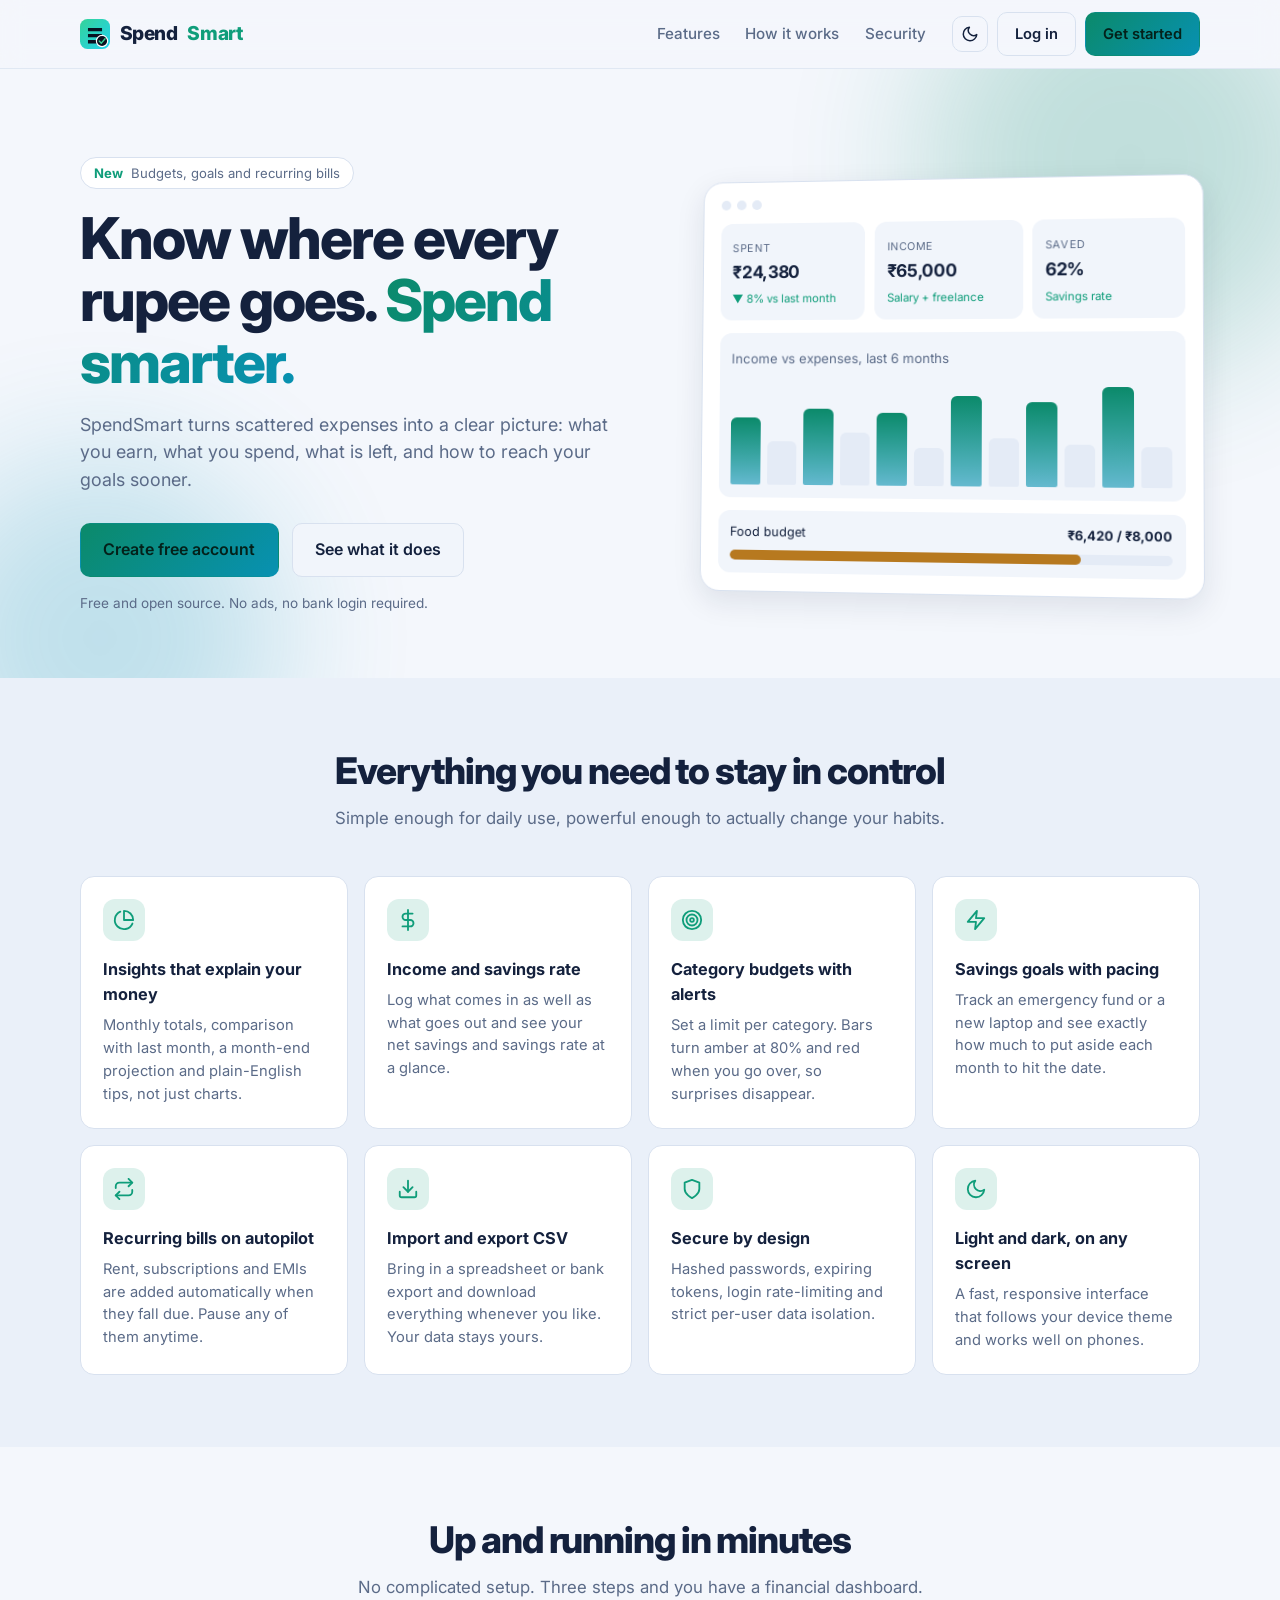
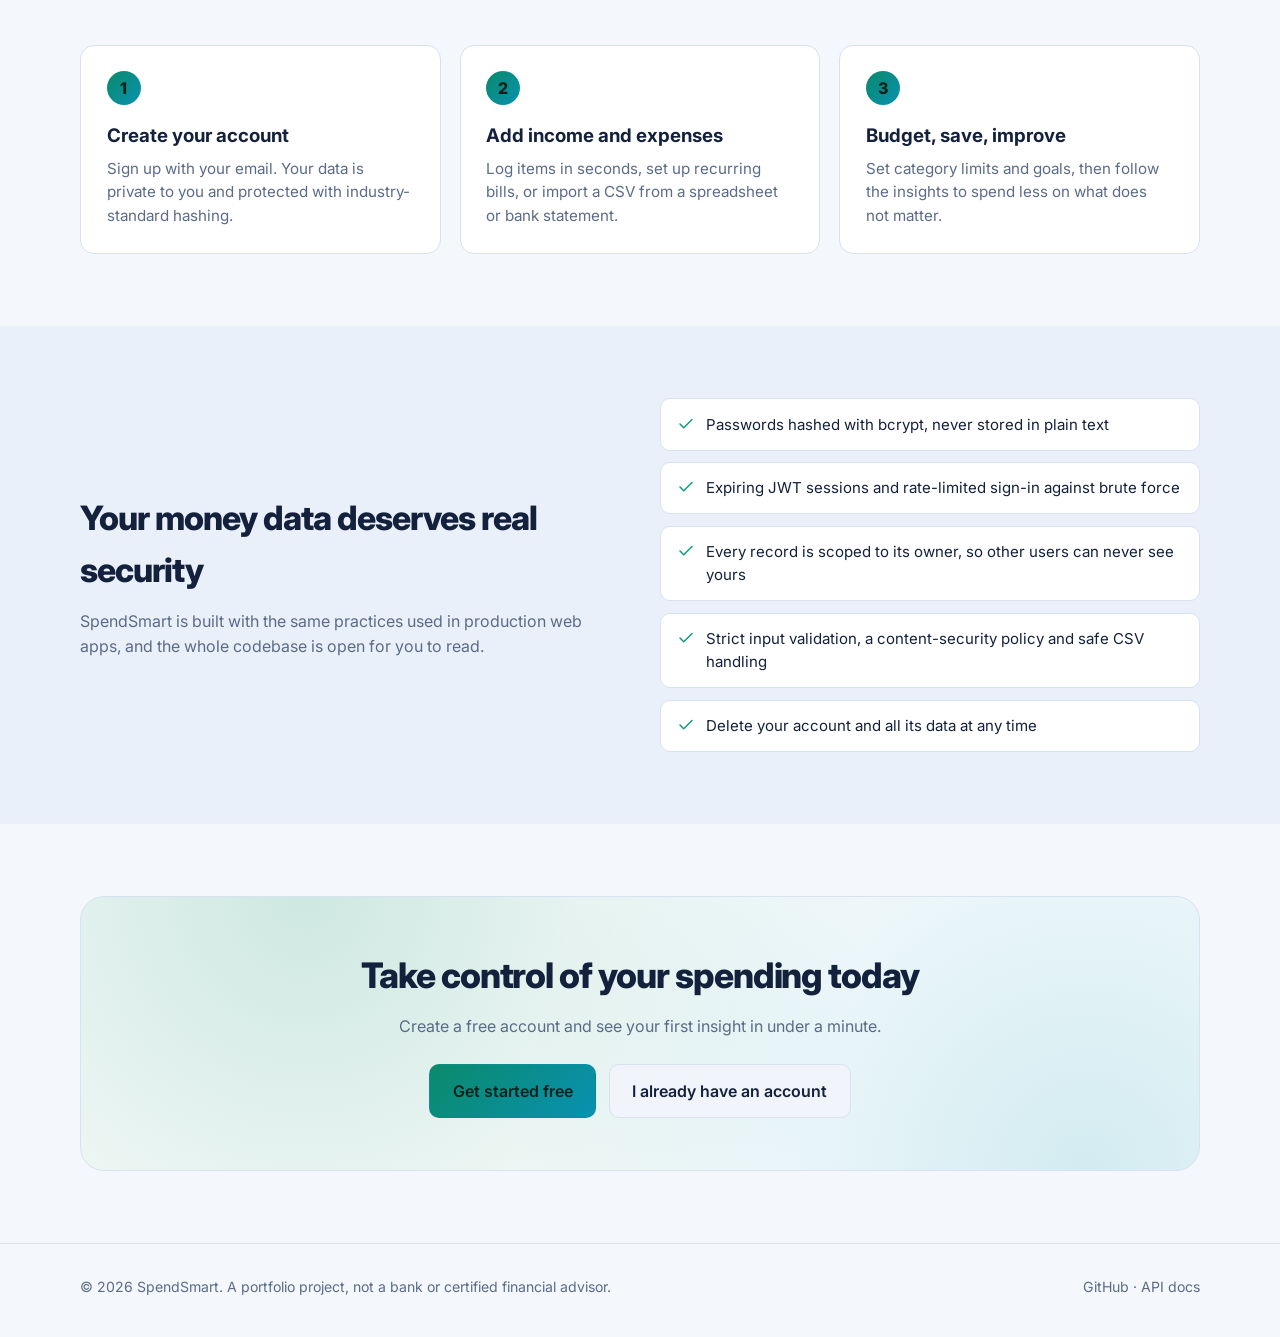
<file: frontend/index.html>
<!DOCTYPE html>
<html lang="en">
<head>
  <meta charset="UTF-8" />
  <meta name="viewport" content="width=device-width, initial-scale=1" />
  <title>SpendSmart: Track every rupee. Spend smarter.</title>
  <meta name="description" content="SpendSmart is a personal finance tracker with budgets, savings goals, recurring bills and clear spending insights." />
  <meta name="theme-color" content="#0b1220" />
  <link rel="manifest" href="manifest.webmanifest" />
  <link rel="icon" href="assets/favicon.svg" type="image/svg+xml" />
  <link rel="preconnect" href="https://fonts.googleapis.com" />
  <link rel="preconnect" href="https://fonts.gstatic.com" crossorigin />
  <link rel="stylesheet" href="https://fonts.googleapis.com/css2?family=Inter:wght@400;500;600;700;800&display=swap" />
  <link rel="stylesheet" href="css/theme.css" />
  <link rel="stylesheet" href="css/landing.css" />
  <script src="js/theme-init.js"></script>
  <script type="module" src="js/landing.js"></script>
</head>
<body>
  <header class="nav">
    <div class="container nav-inner">
      <a class="brand" href="index.html"><img src="assets/favicon.svg" alt="" />Spend<span>Smart</span></a>
      <nav class="nav-links" aria-label="Primary">
        <a class="link" href="#features">Features</a>
        <a class="link" href="#how">How it works</a>
        <a class="link" href="#security">Security</a>
        <div class="nav-actions">
          <button id="theme-toggle" class="btn ghost icon" type="button" aria-label="Toggle theme"></button>
          <a class="btn ghost" href="login.html">Log in</a>
          <a class="btn primary" href="login.html#register">Get started</a>
        </div>
      </nav>
    </div>
  </header>

  <main>
    <section class="hero">
      <div class="container hero-grid">
        <div>
          <span class="eyebrow"><b>New</b> Budgets, goals and recurring bills</span>
          <h1>Know where every rupee goes. <em>Spend smarter.</em></h1>
          <p class="lead">SpendSmart turns scattered expenses into a clear picture: what you earn, what you spend, what is left, and how to reach your goals sooner.</p>
          <div class="cta-row">
            <a class="btn primary lg" href="login.html#register">Create free account</a>
            <a class="btn lg" href="#features">See what it does</a>
          </div>
          <p class="hero-note">Free and open source. No ads, no bank login required.</p>
        </div>

        <div class="preview" role="img" aria-label="Illustration of the SpendSmart dashboard">
          <div class="preview-bar"><i></i><i></i><i></i></div>
          <div class="preview-kpis">
            <div class="kpi"><small>Spent</small><strong>₹24,380</strong><span class="up">▼ 8% vs last month</span></div>
            <div class="kpi"><small>Income</small><strong>₹65,000</strong><span class="up">Salary + freelance</span></div>
            <div class="kpi"><small>Saved</small><strong>62%</strong><span class="up">Savings rate</span></div>
          </div>
          <div class="preview-chart">
            <small class="muted">Income vs expenses, last 6 months</small>
            <div class="bars" aria-hidden="true">
              <span style="height:62%"></span><span class="alt" style="height:40%"></span>
              <span style="height:70%"></span><span class="alt" style="height:48%"></span>
              <span style="height:66%"></span><span class="alt" style="height:35%"></span>
              <span style="height:82%"></span><span class="alt" style="height:44%"></span>
              <span style="height:76%"></span><span class="alt" style="height:38%"></span>
              <span style="height:90%"></span><span class="alt" style="height:36%"></span>
            </div>
          </div>
          <div class="preview-budget">
            <div class="row"><span>Food budget</span><b>₹6,420 / ₹8,000</b></div>
            <div class="progress"><div class="warn" style="width:80%"></div></div>
          </div>
        </div>
      </div>
    </section>

    <section class="section alt" id="features">
      <div class="container">
        <div class="section-head">
          <h2>Everything you need to stay in control</h2>
          <p>Simple enough for daily use, powerful enough to actually change your habits.</p>
        </div>
        <div class="features">
        <article class="feature"><div class="ico"><svg viewBox="0 0 24 24" fill="none" stroke="currentColor" stroke-width="2" stroke-linecap="round" stroke-linejoin="round" aria-hidden="true"><path d="M21.21 15.89A10 10 0 1 1 8 2.83"/><path d="M22 12A10 10 0 0 0 12 2v10z"/></svg></div><h3>Insights that explain your money</h3><p>Monthly totals, comparison with last month, a month-end projection and plain-English tips, not just charts.</p></article>
        <article class="feature"><div class="ico"><svg viewBox="0 0 24 24" fill="none" stroke="currentColor" stroke-width="2" stroke-linecap="round" stroke-linejoin="round" aria-hidden="true"><line x1="12" y1="1" x2="12" y2="23"/><path d="M17 5H9.5a3.5 3.5 0 0 0 0 7h5a3.5 3.5 0 0 1 0 7H6"/></svg></div><h3>Income and savings rate</h3><p>Log what comes in as well as what goes out and see your net savings and savings rate at a glance.</p></article>
        <article class="feature"><div class="ico"><svg viewBox="0 0 24 24" fill="none" stroke="currentColor" stroke-width="2" stroke-linecap="round" stroke-linejoin="round" aria-hidden="true"><circle cx="12" cy="12" r="10"/><circle cx="12" cy="12" r="6"/><circle cx="12" cy="12" r="2"/></svg></div><h3>Category budgets with alerts</h3><p>Set a limit per category. Bars turn amber at 80% and red when you go over, so surprises disappear.</p></article>
        <article class="feature"><div class="ico"><svg viewBox="0 0 24 24" fill="none" stroke="currentColor" stroke-width="2" stroke-linecap="round" stroke-linejoin="round" aria-hidden="true"><polygon points="13 2 3 14 12 14 11 22 21 10 12 10 13 2"/></svg></div><h3>Savings goals with pacing</h3><p>Track an emergency fund or a new laptop and see exactly how much to put aside each month to hit the date.</p></article>
        <article class="feature"><div class="ico"><svg viewBox="0 0 24 24" fill="none" stroke="currentColor" stroke-width="2" stroke-linecap="round" stroke-linejoin="round" aria-hidden="true"><polyline points="17 1 21 5 17 9"/><path d="M3 11V9a4 4 0 0 1 4-4h14"/><polyline points="7 23 3 19 7 15"/><path d="M21 13v2a4 4 0 0 1-4 4H3"/></svg></div><h3>Recurring bills on autopilot</h3><p>Rent, subscriptions and EMIs are added automatically when they fall due. Pause any of them anytime.</p></article>
        <article class="feature"><div class="ico"><svg viewBox="0 0 24 24" fill="none" stroke="currentColor" stroke-width="2" stroke-linecap="round" stroke-linejoin="round" aria-hidden="true"><path d="M21 15v4a2 2 0 0 1-2 2H5a2 2 0 0 1-2-2v-4"/><polyline points="7 10 12 15 17 10"/><line x1="12" y1="15" x2="12" y2="3"/></svg></div><h3>Import and export CSV</h3><p>Bring in a spreadsheet or bank export and download everything whenever you like. Your data stays yours.</p></article>
        <article class="feature"><div class="ico"><svg viewBox="0 0 24 24" fill="none" stroke="currentColor" stroke-width="2" stroke-linecap="round" stroke-linejoin="round" aria-hidden="true"><path d="M12 22s8-4 8-10V5l-8-3-8 3v7c0 6 8 10 8 10z"/></svg></div><h3>Secure by design</h3><p>Hashed passwords, expiring tokens, login rate-limiting and strict per-user data isolation.</p></article>
        <article class="feature"><div class="ico"><svg viewBox="0 0 24 24" fill="none" stroke="currentColor" stroke-width="2" stroke-linecap="round" stroke-linejoin="round" aria-hidden="true"><path d="M21 12.79A9 9 0 1 1 11.21 3 7 7 0 0 0 21 12.79z"/></svg></div><h3>Light and dark, on any screen</h3><p>A fast, responsive interface that follows your device theme and works well on phones.</p></article>
        </div>
      </div>
    </section>

    <section class="section" id="how">
      <div class="container">
        <div class="section-head">
          <h2>Up and running in minutes</h2>
          <p>No complicated setup. Three steps and you have a financial dashboard.</p>
        </div>
        <div class="steps">
          <article class="step"><h3>Create your account</h3><p>Sign up with your email. Your data is private to you and protected with industry-standard hashing.</p></article>
          <article class="step"><h3>Add income and expenses</h3><p>Log items in seconds, set up recurring bills, or import a CSV from a spreadsheet or bank statement.</p></article>
          <article class="step"><h3>Budget, save, improve</h3><p>Set category limits and goals, then follow the insights to spend less on what does not matter.</p></article>
        </div>
      </div>
    </section>

    <section class="section alt" id="security">
      <div class="container security">
        <div>
          <h2>Your money data deserves real security</h2>
          <p>SpendSmart is built with the same practices used in production web apps, and the whole codebase is open for you to read.</p>
        </div>
        <ul class="checklist">
          <li><svg viewBox="0 0 24 24" fill="none" stroke="currentColor" stroke-width="2" stroke-linecap="round" stroke-linejoin="round" aria-hidden="true"><polyline points="20 6 9 17 4 12"/></svg><span>Passwords hashed with bcrypt, never stored in plain text</span></li>
          <li><svg viewBox="0 0 24 24" fill="none" stroke="currentColor" stroke-width="2" stroke-linecap="round" stroke-linejoin="round" aria-hidden="true"><polyline points="20 6 9 17 4 12"/></svg><span>Expiring JWT sessions and rate-limited sign-in against brute force</span></li>
          <li><svg viewBox="0 0 24 24" fill="none" stroke="currentColor" stroke-width="2" stroke-linecap="round" stroke-linejoin="round" aria-hidden="true"><polyline points="20 6 9 17 4 12"/></svg><span>Every record is scoped to its owner, so other users can never see yours</span></li>
          <li><svg viewBox="0 0 24 24" fill="none" stroke="currentColor" stroke-width="2" stroke-linecap="round" stroke-linejoin="round" aria-hidden="true"><polyline points="20 6 9 17 4 12"/></svg><span>Strict input validation, a content-security policy and safe CSV handling</span></li>
          <li><svg viewBox="0 0 24 24" fill="none" stroke="currentColor" stroke-width="2" stroke-linecap="round" stroke-linejoin="round" aria-hidden="true"><polyline points="20 6 9 17 4 12"/></svg><span>Delete your account and all its data at any time</span></li>
        </ul>
      </div>
    </section>

    <section class="section">
      <div class="container">
        <div class="cta-band">
          <h2>Take control of your spending today</h2>
          <p>Create a free account and see your first insight in under a minute.</p>
          <div class="cta-row">
            <a class="btn primary lg" href="login.html#register">Get started free</a>
            <a class="btn lg" href="login.html">I already have an account</a>
          </div>
        </div>
      </div>
    </section>
  </main>

  <footer class="footer">
    <div class="container footer-inner">
      <span>© 2026 SpendSmart. A portfolio project, not a bank or certified financial advisor.</span>
      <span>
        <a href="https://github.com/SaiKiran0078/spendsmart" rel="noopener">GitHub</a> ·
        <a href="/docs">API docs</a>
      </span>
    </div>
  </footer>
</body>
</html>
</file>
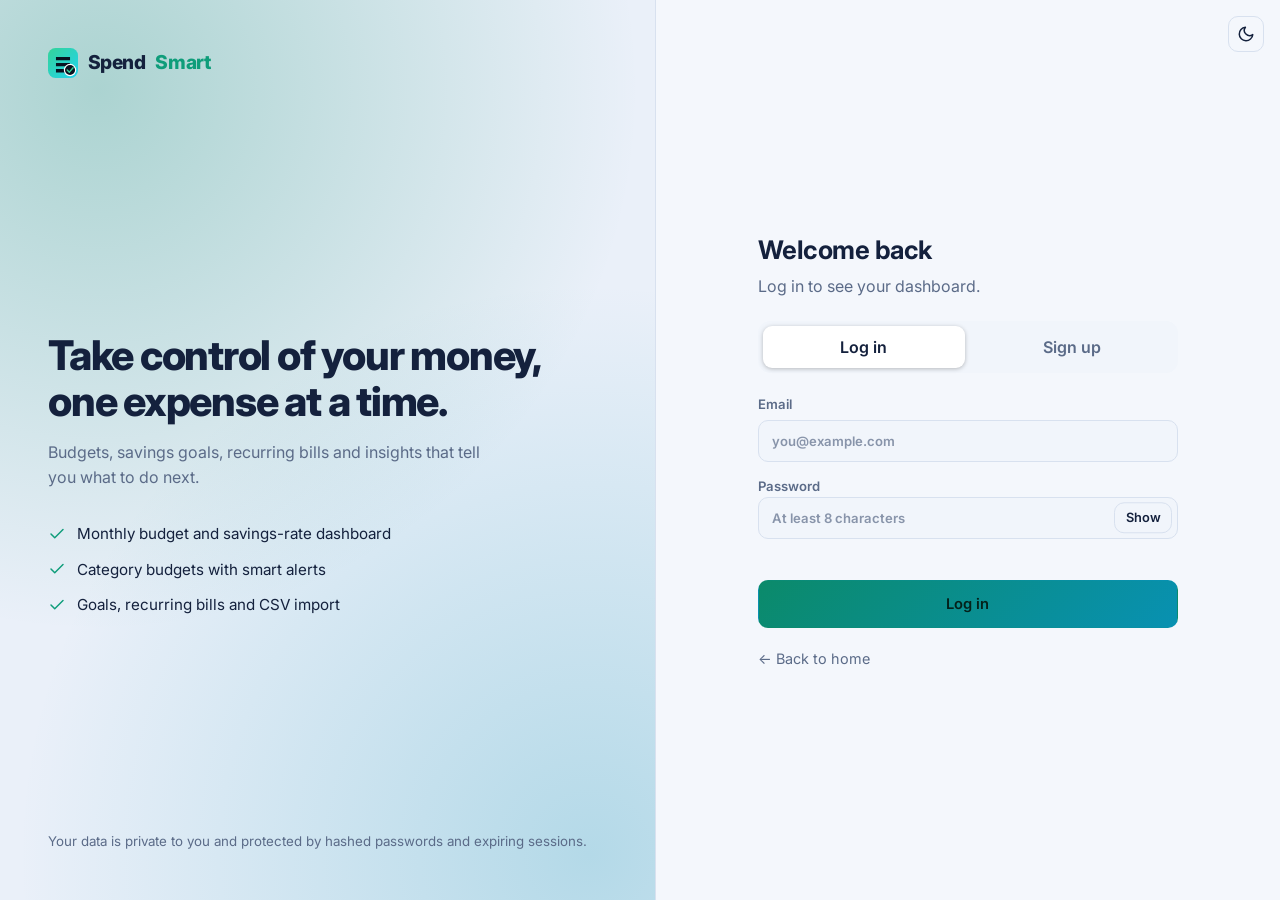
<file: frontend/login.html>
<!DOCTYPE html>
<html lang="en">
<head>
  <meta charset="UTF-8" />
  <meta name="viewport" content="width=device-width, initial-scale=1" />
  <title>Sign in · SpendSmart</title>
  <meta name="theme-color" content="#0b1220" />
  <link rel="manifest" href="manifest.webmanifest" />
  <link rel="icon" href="assets/favicon.svg" type="image/svg+xml" />
  <link rel="preconnect" href="https://fonts.googleapis.com" />
  <link rel="preconnect" href="https://fonts.gstatic.com" crossorigin />
  <link rel="stylesheet" href="https://fonts.googleapis.com/css2?family=Inter:wght@400;500;600;700;800&display=swap" />
  <link rel="stylesheet" href="css/theme.css" />
  <link rel="stylesheet" href="css/app.css" />
  <script src="js/theme-init.js"></script>
  <script type="module" src="js/auth.js"></script>
</head>
<body>
  <div class="auth-layout">
    <aside class="auth-aside">
      <a class="brand" href="index.html"><img src="assets/favicon.svg" alt="" />Spend<span>Smart</span></a>
      <div>
        <h1>Take control of your money, one expense at a time.</h1>
        <p class="lead">Budgets, savings goals, recurring bills and insights that tell you what to do next.</p>
        <ul class="auth-points" id="auth-points"></ul>
      </div>
      <small>Your data is private to you and protected by hashed passwords and expiring sessions.</small>
    </aside>

    <main class="auth-main">
      <div class="auth-top-actions"><button id="theme-toggle" class="btn ghost icon" type="button" aria-label="Toggle theme"></button></div>
      <section class="auth-card">
        <h2 id="auth-title">Welcome back</h2>
        <p class="sub" id="auth-sub">Log in to see your dashboard.</p>

        <div class="tabs" role="tablist" aria-label="Authentication mode">
          <button class="tab" id="tab-login" role="tab" aria-selected="true" type="button">Log in</button>
          <button class="tab" id="tab-register" role="tab" aria-selected="false" type="button">Sign up</button>
        </div>

        <form id="auth-form" novalidate>
          <label class="field hidden" id="name-field">Full name
            <input id="auth-name" type="text" maxlength="100" autocomplete="name" placeholder="Asha Rao" />
          </label>
          <label class="field">Email
            <input id="auth-email" type="email" required autocomplete="email" placeholder="you@example.com" />
          </label>
          <label class="field">Password
            <span class="input-with-button control">
              <input id="auth-password" type="password" required minlength="8" maxlength="72" autocomplete="current-password" placeholder="At least 8 characters" />
              <button id="toggle-password" class="btn ghost sm" type="button" aria-label="Show password">Show</button>
            </span>
          </label>
          <div class="strength hidden" id="strength" data-level="0" aria-hidden="true"><i></i><i></i><i></i><i></i></div>
          <p class="strength-label hidden" id="strength-label"></p>
          <p class="form-error" id="auth-error" role="alert"></p>
          <button id="auth-submit" class="btn primary" type="submit">Log in</button>
        </form>
        <a class="back-link" href="index.html">← Back to home</a>
      </section>
    </main>
  </div>
</body>
</html>
</file>
<file: frontend/css/theme.css>
/* ==========================================================================
   SpendSmart design system: tokens + base elements shared by every page.
   Dark is the default; light follows the OS or the manual toggle.
   ========================================================================== */
:root {
  --font: "Inter", system-ui, -apple-system, "Segoe UI", Roboto, "Helvetica Neue", Arial, sans-serif;
  --bg: #0b1220;
  --bg-soft: #0f172a;
  --surface: #131c2e;
  --surface-2: #1a2640;
  --surface-3: #22314f;
  --border: #26344f;
  --text: #e8eefc;
  --muted: #8da0c3;
  --accent: #2dd4a7;
  --accent-strong: #34d399;
  --accent-2: #22d3ee;
  --accent-ink: #052c22;
  --danger: #ff6b6b;
  --warn: #fbbf24;
  --ok: #34d399;
  --info: #60a5fa;
  --shadow: 0 10px 30px rgba(0, 0, 0, 0.35);
  --radius: 14px;
  --radius-sm: 10px;
  color-scheme: dark;
}

:root[data-theme="light"] {
  --bg: #f4f7fc;
  --bg-soft: #eaf0f9;
  --surface: #ffffff;
  --surface-2: #f1f5fb;
  --surface-3: #e4ebf6;
  --border: #d8e1ef;
  --text: #14213d;
  --muted: #5b6b88;
  --accent: #0f9d7a;
  --accent-strong: #0b8a6a;
  --accent-2: #0891b2;
  --accent-ink: #ffffff;
  --danger: #dc2626;
  --warn: #b7791f;
  --ok: #0f9d7a;
  --info: #2563eb;
  --shadow: 0 10px 30px rgba(20, 33, 61, 0.1);
  color-scheme: light;
}

@media (prefers-color-scheme: light) {
  :root:not([data-theme="dark"]) {
    --bg: #f4f7fc;
    --bg-soft: #eaf0f9;
    --surface: #ffffff;
    --surface-2: #f1f5fb;
    --surface-3: #e4ebf6;
    --border: #d8e1ef;
    --text: #14213d;
    --muted: #5b6b88;
    --accent: #0f9d7a;
    --accent-strong: #0b8a6a;
    --accent-2: #0891b2;
    --accent-ink: #ffffff;
    --danger: #dc2626;
    --warn: #b7791f;
    --ok: #0f9d7a;
    --info: #2563eb;
    --shadow: 0 10px 30px rgba(20, 33, 61, 0.1);
    color-scheme: light;
  }
}

*, *::before, *::after { box-sizing: border-box; }
html { scroll-behavior: smooth; }
body {
  margin: 0;
  font-family: var(--font);
  background: var(--bg);
  color: var(--text);
  line-height: 1.55;
  -webkit-font-smoothing: antialiased;
}
h1, h2, h3, h4, p { margin: 0; }
a { color: var(--accent); text-decoration: none; }
a:hover { text-decoration: underline; }
img, svg { max-width: 100%; }
.hidden { display: none !important; }
.muted { color: var(--muted); }
.small { font-size: 0.85rem; }
.num { text-align: right; font-variant-numeric: tabular-nums; }
.sr-only {
  position: absolute; width: 1px; height: 1px; overflow: hidden;
  clip: rect(0 0 0 0); white-space: nowrap;
}

:focus-visible { outline: 2px solid var(--accent); outline-offset: 2px; }

/* ---------- Brand ---------- */
.brand { display: inline-flex; align-items: center; gap: 0.6rem; font-weight: 800; font-size: 1.2rem; letter-spacing: -0.02em; color: var(--text); }
.brand:hover { text-decoration: none; }
.brand img { width: 30px; height: 30px; }
.brand span { color: var(--accent); }

/* ---------- Buttons ---------- */
.btn {
  display: inline-flex; align-items: center; justify-content: center; gap: 0.45rem;
  padding: 0.6rem 1.05rem; font: inherit; font-weight: 600; font-size: 0.92rem; cursor: pointer;
  color: var(--text); background: var(--surface-2); border: 1px solid var(--border);
  border-radius: var(--radius-sm); transition: transform 0.12s, filter 0.12s, background 0.12s;
}
.btn:hover { filter: brightness(1.12); text-decoration: none; }
.btn:active { transform: translateY(1px); }
.btn:disabled { opacity: 0.55; cursor: not-allowed; }
.btn.primary { background: linear-gradient(135deg, var(--accent-strong), var(--accent-2)); color: #04211a; border-color: transparent; }
:root[data-theme="light"] .btn.primary { color: #fff; }
.btn.ghost { background: transparent; }
.btn.danger { color: var(--danger); border-color: color-mix(in srgb, var(--danger) 45%, var(--border)); }
.btn.danger.solid { background: var(--danger); color: #fff; border-color: transparent; }
.btn.sm { padding: 0.3rem 0.65rem; font-size: 0.8rem; }
.btn.lg { padding: 0.85rem 1.4rem; font-size: 1rem; }
.btn.icon { padding: 0.5rem; }
.btn svg, .icon svg { width: 18px; height: 18px; flex: none; }

/* ---------- Forms ---------- */
label.field { display: block; font-size: 0.82rem; font-weight: 600; color: var(--muted); margin-bottom: 0.9rem; }
.field > .control, .field > input, .field > select, .field > textarea { margin-top: 0.35rem; }
input, select, textarea {
  width: 100%; padding: 0.62rem 0.8rem; font: inherit; font-weight: 400; color: var(--text);
  background: var(--surface-2); border: 1px solid var(--border); border-radius: var(--radius-sm);
}
input::placeholder, textarea::placeholder { color: color-mix(in srgb, var(--muted) 70%, transparent); }
input:focus, select:focus, textarea:focus { outline: none; border-color: var(--accent); box-shadow: 0 0 0 3px color-mix(in srgb, var(--accent) 25%, transparent); }
.form-grid { display: grid; grid-template-columns: 1fr 1fr; gap: 0 0.9rem; }
.form-error { color: var(--danger); min-height: 1.3em; font-size: 0.88rem; margin: 0.25rem 0 0.5rem; }
.input-with-button { position: relative; }
.input-with-button input { padding-right: 3.2rem; }
.input-with-button button { position: absolute; right: 0.35rem; top: 50%; transform: translateY(-50%); }

/* ---------- Cards, badges, progress ---------- */
.card { background: var(--surface); border: 1px solid var(--border); border-radius: var(--radius); padding: 1.15rem 1.3rem; }
.card h2, .card-title { font-size: 1rem; font-weight: 700; margin-bottom: 0.9rem; }
.badge { display: inline-flex; align-items: center; gap: 0.25rem; padding: 0.12rem 0.55rem; font-size: 0.75rem; font-weight: 600; border-radius: 999px; background: var(--surface-3); color: var(--muted); }
.badge.ok { background: color-mix(in srgb, var(--ok) 18%, transparent); color: var(--ok); }
.badge.warn { background: color-mix(in srgb, var(--warn) 20%, transparent); color: var(--warn); }
.badge.danger { background: color-mix(in srgb, var(--danger) 18%, transparent); color: var(--danger); }
.progress { height: 10px; background: var(--surface-3); border-radius: 999px; overflow: hidden; }
.progress > div { height: 100%; width: 0; border-radius: 999px; background: var(--ok); transition: width 0.5s ease, background 0.3s; }
.progress > div.warn { background: var(--warn); }
.progress > div.danger { background: var(--danger); }

/* ---------- Tables ---------- */
.table-wrap { overflow-x: auto; }
table { width: 100%; border-collapse: collapse; }
th, td { padding: 0.7rem 0.6rem; text-align: left; border-bottom: 1px solid var(--border); white-space: nowrap; }
th { color: var(--muted); font-size: 0.74rem; font-weight: 700; text-transform: uppercase; letter-spacing: 0.05em; }
tbody tr:hover { background: color-mix(in srgb, var(--surface-2) 60%, transparent); }
td.actions { text-align: right; }

/* ---------- Dialog / toast ---------- */
dialog.modal {
  width: min(520px, calc(100vw - 2rem)); padding: 0; color: var(--text);
  background: var(--surface); border: 1px solid var(--border); border-radius: var(--radius);
  box-shadow: var(--shadow);
}
dialog.modal::backdrop { background: rgba(4, 9, 20, 0.65); backdrop-filter: blur(3px); }
.modal-head { display: flex; justify-content: space-between; align-items: center; padding: 1rem 1.3rem; border-bottom: 1px solid var(--border); }
.modal-head h2 { font-size: 1.05rem; }
.modal-body { padding: 1.2rem 1.3rem 1.3rem; }
.modal-actions { display: flex; justify-content: flex-end; gap: 0.6rem; margin-top: 0.5rem; }

.toast-stack { position: fixed; bottom: 1.2rem; right: 1.2rem; display: grid; gap: 0.5rem; z-index: 100; }
.toast {
  padding: 0.7rem 1rem; min-width: 220px; background: var(--surface-3); border: 1px solid var(--border);
  border-left: 4px solid var(--accent); border-radius: var(--radius-sm); box-shadow: var(--shadow);
  animation: toast-in 0.2s ease;
}
.toast.error { border-left-color: var(--danger); }
@keyframes toast-in { from { opacity: 0; transform: translateY(10px); } to { opacity: 1; transform: none; } }

@media (prefers-reduced-motion: reduce) {
  *, *::before, *::after { animation: none !important; transition: none !important; scroll-behavior: auto !important; }
}
@media (max-width: 560px) { .form-grid { grid-template-columns: 1fr; } }
</file>
<file: frontend/css/landing.css>
/* Marketing page (index.html). Uses the tokens from theme.css. */
.container { width: min(1120px, calc(100% - 2.5rem)); margin-inline: auto; }

.nav { position: sticky; top: 0; z-index: 20; backdrop-filter: blur(12px); background: color-mix(in srgb, var(--bg) 78%, transparent); border-bottom: 1px solid color-mix(in srgb, var(--border) 70%, transparent); }
.nav-inner { display: flex; align-items: center; justify-content: space-between; height: 68px; }
.nav-links { display: flex; align-items: center; gap: 1.6rem; }
.nav-links a.link { color: var(--muted); font-weight: 500; font-size: 0.95rem; }
.nav-links a.link:hover { color: var(--text); text-decoration: none; }
.nav-actions { display: flex; align-items: center; gap: 0.6rem; }

.hero { position: relative; overflow: hidden; padding: 5.5rem 0 4rem; }
.hero::before, .hero::after { content: ""; position: absolute; border-radius: 50%; filter: blur(70px); opacity: 0.22; z-index: -1; }
.hero::before { width: 420px; height: 420px; background: var(--accent-strong); top: -120px; right: -60px; }
.hero::after { width: 360px; height: 360px; background: var(--accent-2); bottom: -140px; left: -80px; }
.hero-grid { display: grid; grid-template-columns: 1.05fr 0.95fr; gap: 3.5rem; align-items: center; }
.eyebrow { display: inline-flex; gap: 0.5rem; align-items: center; padding: 0.3rem 0.8rem; border: 1px solid var(--border); border-radius: 999px; font-size: 0.82rem; color: var(--muted); background: var(--surface); }
.eyebrow b { color: var(--accent); }
.hero h1 { font-size: clamp(2.3rem, 5vw, 3.6rem); line-height: 1.08; letter-spacing: -0.035em; margin: 1.1rem 0 1.1rem; font-weight: 800; }
.hero h1 em { font-style: normal; background: linear-gradient(120deg, var(--accent-strong), var(--accent-2)); -webkit-background-clip: text; background-clip: text; color: transparent; }
.hero p.lead { font-size: 1.12rem; color: var(--muted); max-width: 34rem; }
.cta-row { display: flex; flex-wrap: wrap; gap: 0.8rem; margin-top: 1.8rem; }
.hero-note { margin-top: 1rem; font-size: 0.85rem; color: var(--muted); }

/* Product preview (pure HTML/CSS illustration) */
.preview { background: var(--surface); border: 1px solid var(--border); border-radius: 20px; padding: 1.1rem; box-shadow: var(--shadow); transform: perspective(1200px) rotateY(-6deg) rotateX(2deg); }
.preview-bar { display: flex; gap: 6px; margin-bottom: 0.9rem; }
.preview-bar i { width: 10px; height: 10px; border-radius: 50%; background: var(--surface-3); }
.preview-kpis { display: grid; grid-template-columns: repeat(3, 1fr); gap: 0.6rem; }
.kpi { background: var(--surface-2); border-radius: 12px; padding: 0.7rem 0.8rem; }
.kpi small { color: var(--muted); font-size: 0.68rem; text-transform: uppercase; letter-spacing: 0.05em; }
.kpi strong { display: block; font-size: 1.1rem; letter-spacing: -0.02em; }
.kpi .up { color: var(--ok); font-size: 0.72rem; }
.preview-chart { margin-top: 0.8rem; background: var(--surface-2); border-radius: 12px; padding: 0.8rem; }
.bars { display: flex; align-items: flex-end; gap: 7px; height: 110px; margin-top: 0.4rem; }
.bars span { flex: 1; border-radius: 6px 6px 2px 2px; background: linear-gradient(180deg, var(--accent-strong), color-mix(in srgb, var(--accent-2) 60%, transparent)); }
.bars span.alt { background: var(--surface-3); }
.preview-budget { margin-top: 0.8rem; background: var(--surface-2); border-radius: 12px; padding: 0.8rem; }
.preview-budget .row { display: flex; justify-content: space-between; font-size: 0.8rem; margin-bottom: 0.5rem; }

.section { padding: 4.5rem 0; }
.section.alt { background: var(--bg-soft); }
.section-head { text-align: center; max-width: 40rem; margin: 0 auto 2.8rem; }
.section-head h2 { font-size: clamp(1.7rem, 3.4vw, 2.3rem); letter-spacing: -0.03em; line-height: 1.15; font-weight: 800; }
.section-head p { color: var(--muted); margin-top: 0.8rem; font-size: 1.05rem; }

.features { display: grid; grid-template-columns: repeat(4, 1fr); gap: 1rem; }
.feature { background: var(--surface); border: 1px solid var(--border); border-radius: var(--radius); padding: 1.4rem; transition: transform 0.15s, border-color 0.15s; }
.feature:hover { transform: translateY(-3px); border-color: color-mix(in srgb, var(--accent) 50%, var(--border)); }
.feature .ico { width: 42px; height: 42px; display: grid; place-items: center; border-radius: 12px; margin-bottom: 1rem; color: var(--accent); background: color-mix(in srgb, var(--accent) 14%, transparent); }
.feature .ico svg { width: 22px; height: 22px; }
.feature h3 { font-size: 1.02rem; margin-bottom: 0.4rem; }
.feature p { color: var(--muted); font-size: 0.92rem; }

.steps { display: grid; grid-template-columns: repeat(3, 1fr); gap: 1.2rem; counter-reset: step; }
.step { position: relative; padding: 1.6rem; background: var(--surface); border: 1px solid var(--border); border-radius: var(--radius); }
.step::before { counter-increment: step; content: counter(step); display: grid; place-items: center; width: 34px; height: 34px; border-radius: 50%; margin-bottom: 1rem; font-weight: 800; color: #04211a; background: linear-gradient(135deg, var(--accent-strong), var(--accent-2)); }
.step h3 { margin-bottom: 0.4rem; }
.step p { color: var(--muted); font-size: 0.95rem; }

.security { display: grid; grid-template-columns: 1fr 1fr; gap: 2.5rem; align-items: center; }
.security h2 { font-size: clamp(1.6rem, 3vw, 2.1rem); letter-spacing: -0.03em; font-weight: 800; margin-bottom: 0.8rem; }
.security p { color: var(--muted); }
.checklist { list-style: none; margin: 0; padding: 0; display: grid; gap: 0.7rem; }
.checklist li { display: flex; gap: 0.7rem; align-items: flex-start; padding: 0.85rem 1rem; background: var(--surface); border: 1px solid var(--border); border-radius: var(--radius-sm); font-size: 0.94rem; }
.checklist svg { color: var(--ok); width: 18px; height: 18px; margin-top: 2px; flex: none; }

.cta-band { text-align: center; padding: 3.2rem 1.5rem; border-radius: 24px; border: 1px solid var(--border); background: radial-gradient(circle at 20% 0%, color-mix(in srgb, var(--accent-strong) 20%, transparent), transparent 60%), radial-gradient(circle at 90% 100%, color-mix(in srgb, var(--accent-2) 18%, transparent), transparent 55%), var(--surface); }
.cta-band h2 { font-size: clamp(1.6rem, 3.2vw, 2.2rem); letter-spacing: -0.03em; font-weight: 800; }
.cta-band p { color: var(--muted); margin: 0.7rem auto 1.6rem; max-width: 32rem; }
.cta-band .cta-row { justify-content: center; margin-top: 0; }

.footer { padding: 2rem 0 2.5rem; border-top: 1px solid var(--border); color: var(--muted); font-size: 0.88rem; }
.footer-inner { display: flex; flex-wrap: wrap; justify-content: space-between; gap: 1rem; align-items: center; }
.footer a { color: var(--muted); }
.footer a:hover { color: var(--text); }

@media (max-width: 980px) {
  .hero-grid, .security { grid-template-columns: 1fr; }
  .preview { transform: none; }
  .features { grid-template-columns: repeat(2, 1fr); }
  .steps { grid-template-columns: 1fr; }
}
@media (max-width: 640px) {
  .nav-links a.link { display: none; }
  .features { grid-template-columns: 1fr; }
  .hero { padding-top: 3.5rem; }
}
</file>
<file: frontend/css/app.css>
/* Sign-in page + application shell + page components. Uses tokens from theme.css. */

/* ===================== Auth page ===================== */
.auth-layout { min-height: 100vh; display: grid; grid-template-columns: 1.05fr 1fr; }
.auth-aside {
  position: relative; overflow: hidden; padding: 3rem; display: flex; flex-direction: column; justify-content: space-between;
  background: radial-gradient(circle at 15% 10%, color-mix(in srgb, var(--accent-strong) 28%, transparent), transparent 55%),
              radial-gradient(circle at 90% 95%, color-mix(in srgb, var(--accent-2) 24%, transparent), transparent 55%), var(--bg-soft);
  border-right: 1px solid var(--border);
}
.auth-aside h1 { font-size: clamp(1.9rem, 3.2vw, 2.7rem); line-height: 1.12; letter-spacing: -0.03em; font-weight: 800; margin: 2.5rem 0 1rem; }
.auth-aside p.lead { color: var(--muted); max-width: 28rem; }
.auth-points { list-style: none; margin: 2rem 0 0; padding: 0; display: grid; gap: 0.75rem; }
.auth-points li { display: flex; gap: 0.7rem; align-items: center; color: var(--text); font-size: 0.95rem; }
.auth-points svg { color: var(--ok); }
.auth-aside small { color: var(--muted); }
.auth-main { display: grid; place-items: center; padding: 2rem 1.25rem; }
.auth-card { width: min(420px, 100%); }
.auth-card h2 { font-size: 1.6rem; letter-spacing: -0.02em; margin-bottom: 0.3rem; }
.auth-card .sub { color: var(--muted); margin-bottom: 1.4rem; }
.tabs { display: grid; grid-template-columns: 1fr 1fr; gap: 0.3rem; padding: 0.3rem; background: var(--surface-2); border-radius: 12px; margin-bottom: 1.3rem; }
.tab { padding: 0.55rem; font: inherit; font-weight: 600; cursor: pointer; color: var(--muted); background: transparent; border: 0; border-radius: 9px; }
.tab[aria-selected="true"] { color: var(--text); background: var(--surface); box-shadow: 0 1px 4px rgba(0, 0, 0, 0.25); }
.strength { display: grid; grid-template-columns: repeat(4, 1fr); gap: 4px; margin: -0.4rem 0 0.9rem; }
.strength i { height: 4px; border-radius: 4px; background: var(--surface-3); }
.strength[data-level="1"] i:nth-child(-n+1) { background: var(--danger); }
.strength[data-level="2"] i:nth-child(-n+2) { background: var(--warn); }
.strength[data-level="3"] i:nth-child(-n+3) { background: var(--accent-2); }
.strength[data-level="4"] i { background: var(--ok); }
.strength-label { font-size: 0.78rem; color: var(--muted); margin: -0.5rem 0 0.8rem; min-height: 1.1em; }
.auth-card .btn.primary { width: 100%; padding: 0.75rem; }
.back-link { display: inline-block; margin-top: 1.2rem; font-size: 0.9rem; color: var(--muted); }
.auth-top-actions { position: absolute; top: 1rem; right: 1rem; }

/* ===================== App shell ===================== */
.app { display: grid; grid-template-columns: 250px minmax(0, 1fr); min-height: 100vh; }
.sidebar {
  position: sticky; top: 0; height: 100vh; display: flex; flex-direction: column; gap: 1.2rem;
  padding: 1.2rem 0.9rem; background: var(--surface); border-right: 1px solid var(--border);
}
.sidebar .brand { padding: 0.2rem 0.6rem; }
.side-nav { display: grid; gap: 0.2rem; }
.nav-item {
  display: flex; align-items: center; gap: 0.7rem; padding: 0.65rem 0.8rem; border-radius: var(--radius-sm);
  color: var(--muted); font-weight: 500; font-size: 0.94rem;
}
.nav-item:hover { background: var(--surface-2); color: var(--text); text-decoration: none; }
.nav-item.active { background: color-mix(in srgb, var(--accent) 14%, transparent); color: var(--accent); font-weight: 600; }
.side-footer { margin-top: auto; display: grid; gap: 0.7rem; }
.user-chip { display: flex; align-items: center; gap: 0.65rem; padding: 0.55rem 0.6rem; background: var(--surface-2); border-radius: var(--radius-sm); min-width: 0; }
.avatar { width: 34px; height: 34px; flex: none; display: grid; place-items: center; border-radius: 50%; font-weight: 700; font-size: 0.9rem; color: #04211a; background: linear-gradient(135deg, var(--accent-strong), var(--accent-2)); }
.user-chip div { min-width: 0; }
.user-chip strong, .user-chip small { display: block; overflow: hidden; text-overflow: ellipsis; white-space: nowrap; }
.user-chip small { color: var(--muted); font-size: 0.76rem; }
.scrim { display: none; }

.main { min-width: 0; display: flex; flex-direction: column; }
.topbar {
  position: sticky; top: 0; z-index: 10; display: flex; align-items: center; justify-content: space-between; gap: 1rem;
  padding: 0.8rem 1.5rem; background: color-mix(in srgb, var(--bg) 85%, transparent); backdrop-filter: blur(10px);
  border-bottom: 1px solid var(--border);
}
.topbar h1 { font-size: 1.15rem; font-weight: 700; }
.topbar-left, .topbar-right { display: flex; align-items: center; gap: 0.7rem; }
.month-switch { display: inline-flex; align-items: center; gap: 0.2rem; background: var(--surface); border: 1px solid var(--border); border-radius: var(--radius-sm); }
.month-switch button { padding: 0.45rem 0.6rem; background: transparent; border: 0; color: var(--text); cursor: pointer; font: inherit; font-size: 1rem; }
.month-switch button:hover { color: var(--accent); }
.month-switch span { min-width: 8.5rem; text-align: center; font-weight: 600; font-size: 0.9rem; }
#menu-btn { display: none; }

.page { width: 100%; max-width: 1200px; margin: 0 auto; padding: 1.4rem 1.5rem 3rem; display: grid; gap: 1rem; align-content: start; }
.page-head { display: flex; flex-wrap: wrap; justify-content: space-between; align-items: flex-end; gap: 0.8rem; }
.page-head h2 { font-size: 1.5rem; letter-spacing: -0.02em; }
.page-head p { color: var(--muted); }
.head-actions { display: flex; flex-wrap: wrap; gap: 0.5rem; }

.grid-2 { display: grid; grid-template-columns: 1fr 1fr; gap: 1rem; }
.grid-3 { display: grid; grid-template-columns: repeat(3, 1fr); gap: 1rem; }
.grid-2-1 { display: grid; grid-template-columns: 1.6fr 1fr; gap: 1rem; }
.row-between { display: flex; justify-content: space-between; align-items: center; gap: 0.8rem; flex-wrap: wrap; }
.stack { display: grid; gap: 0.7rem; }

/* KPI cards */
.kpis { display: grid; grid-template-columns: repeat(4, 1fr); gap: 1rem; }
.kpi-card .label { color: var(--muted); font-size: 0.8rem; font-weight: 600; text-transform: uppercase; letter-spacing: 0.04em; }
.kpi-card .value { font-size: 1.65rem; font-weight: 800; letter-spacing: -0.03em; margin: 0.25rem 0; font-variant-numeric: tabular-nums; }
.kpi-card .delta { font-size: 0.82rem; color: var(--muted); }
.delta.good { color: var(--ok); }
.delta.bad { color: var(--danger); }

/* Charts */
.chart-box { position: relative; height: 260px; }
.chart-box.short { height: 220px; }

/* Insights & lists */
.insights { list-style: none; margin: 0; padding: 0; display: grid; gap: 0.6rem; }
.insights li { display: flex; gap: 0.65rem; align-items: flex-start; padding: 0.7rem 0.85rem; background: var(--surface-2); border-radius: var(--radius-sm); font-size: 0.92rem; }
.insights svg { color: var(--accent); margin-top: 2px; flex: none; }
.simple-list { list-style: none; margin: 0; padding: 0; }
.simple-list li { display: flex; justify-content: space-between; align-items: center; gap: 0.8rem; padding: 0.6rem 0; border-bottom: 1px solid var(--border); }
.simple-list li:last-child { border-bottom: 0; }
.simple-list .meta { display: grid; min-width: 0; }
.simple-list .meta small { color: var(--muted); }
.empty { text-align: center; padding: 2.2rem 1rem; color: var(--muted); }
.empty h3 { color: var(--text); margin-bottom: 0.3rem; }
.empty .btn { margin-top: 1rem; }

.pill { display: inline-flex; align-items: center; gap: 0.4rem; padding: 0.15rem 0.6rem; border-radius: 999px; background: var(--surface-3); font-size: 0.78rem; font-weight: 500; }
.dot { width: 8px; height: 8px; border-radius: 50%; display: inline-block; }

/* Segmented control + toolbar */
.segmented { display: inline-flex; padding: 0.25rem; gap: 0.2rem; background: var(--surface-2); border-radius: 12px; }
.segmented button { padding: 0.45rem 1rem; font: inherit; font-weight: 600; font-size: 0.9rem; cursor: pointer; color: var(--muted); background: transparent; border: 0; border-radius: 9px; }
.segmented button[aria-selected="true"] { color: var(--text); background: var(--surface); box-shadow: 0 1px 4px rgba(0, 0, 0, 0.2); }
.toolbar { display: flex; flex-wrap: wrap; gap: 0.6rem; align-items: center; }
.toolbar input, .toolbar select { width: auto; min-width: 160px; }

/* Budgets */
.budget-card { display: grid; gap: 0.6rem; }
.budget-card .top { display: flex; justify-content: space-between; align-items: center; gap: 0.5rem; }
.budget-card .amounts { display: flex; justify-content: space-between; font-size: 0.85rem; color: var(--muted); }
.inline-edit { display: flex; gap: 0.5rem; }
.inline-edit input { width: 100%; }

/* Goals */
.goal-card { display: grid; gap: 0.9rem; }
.goal-top { display: flex; align-items: center; gap: 1rem; }
.ring { --p: 0; width: 76px; height: 76px; flex: none; border-radius: 50%; display: grid; place-items: center;
  background: conic-gradient(var(--accent) calc(var(--p) * 1%), var(--surface-3) 0); }
.ring.done { background: conic-gradient(var(--ok) 100%, var(--ok) 0); }
.ring span { width: 58px; height: 58px; border-radius: 50%; display: grid; place-items: center; background: var(--surface); font-weight: 700; font-size: 0.9rem; }
.goal-card h3 { font-size: 1.05rem; }
.goal-meta { display: grid; gap: 0.25rem; font-size: 0.86rem; color: var(--muted); }
.goal-actions { display: flex; flex-wrap: wrap; gap: 0.4rem; }

/* Settings */
.settings-grid { display: grid; grid-template-columns: 1fr 1fr; gap: 1rem; align-items: start; }
.danger-zone { border-color: color-mix(in srgb, var(--danger) 45%, var(--border)); }
.danger-zone h2 { color: var(--danger); }

.loading { display: grid; place-items: center; min-height: 40vh; color: var(--muted); }
.spinner { width: 28px; height: 28px; border-radius: 50%; border: 3px solid var(--surface-3); border-top-color: var(--accent); animation: spin 0.8s linear infinite; }
@keyframes spin { to { transform: rotate(360deg); } }

@media (max-width: 1080px) {
  .kpis { grid-template-columns: repeat(2, 1fr); }
  .grid-2-1 { grid-template-columns: 1fr; }
}
@media (max-width: 900px) {
  .auth-layout { grid-template-columns: 1fr; }
  .auth-aside { display: none; }
  .app { grid-template-columns: 1fr; }
  .sidebar { position: fixed; inset: 0 auto 0 0; width: 270px; z-index: 50; transform: translateX(-100%); transition: transform 0.22s ease; }
  .sidebar.open { transform: none; box-shadow: var(--shadow); }
  .scrim.show { display: block; position: fixed; inset: 0; z-index: 40; background: rgba(4, 9, 20, 0.55); }
  #menu-btn { display: inline-flex; }
  .grid-2, .grid-3, .settings-grid { grid-template-columns: 1fr; }
  .topbar { padding: 0.7rem 1rem; }
  .page { padding: 1rem 1rem 3rem; }
}
@media (max-width: 560px) {
  .kpis { grid-template-columns: 1fr; }
  .month-switch span { min-width: 6.8rem; }
  .topbar h1 { display: none; }
}


/* ===================== Responsive app polish ===================== */
html { -webkit-text-size-adjust: 100%; }
body { overflow-x: hidden; }
button, input, select, textarea { font: inherit; }
button, a, input, select { -webkit-tap-highlight-color: transparent; }
button, .btn, .nav-item { touch-action: manipulation; }
.page, .card, .page-head, .toolbar, .table-wrap { min-width: 0; }
.chart-box { min-width: 0; }
canvas { max-width: 100%; }
.table-wrap { width: 100%; overflow-x: auto; overscroll-behavior-inline: contain; }
.table-wrap table { min-width: 620px; }
.toolbar input, .toolbar select { max-width: 100%; }
button:disabled { opacity: .45; cursor: not-allowed; }
:focus-visible { scroll-margin-block: 6rem; }

@media (max-width: 900px) {
  .sidebar { padding-top: max(1rem, env(safe-area-inset-top)); padding-bottom: max(1rem, env(safe-area-inset-bottom)); }
  .topbar { min-height: 58px; gap: .5rem; padding-inline: .85rem; }
  .topbar-left, .topbar-right { gap: .45rem; }
  .topbar-right { margin-left: auto; }
  .topbar .btn { min-height: 40px; }
  .topbar .month-switch span { min-width: 7rem; }
  .page { padding: 1rem .85rem calc(2rem + env(safe-area-inset-bottom)); gap: .85rem; }
  .page-head { align-items: flex-start; }
  .page-head .head-actions { width: 100%; }
  .page-head .head-actions .btn { flex: 1 1 auto; }
  .grid-2, .grid-3, .grid-2-1, .settings-grid { grid-template-columns: minmax(0, 1fr); }
  .kpis { grid-template-columns: repeat(2, minmax(0, 1fr)); }
  .card { padding: 1rem; }
  .chart-box { height: 230px; }
  .chart-box.short { height: 205px; }
}

@media (max-width: 560px) {
  .topbar { flex-wrap: wrap; }
  .topbar-left { flex: 0 0 auto; }
  .topbar-right { flex: 1 1 auto; justify-content: flex-end; }
  .topbar .month-switch { min-width: 0; }
  .topbar .month-switch span { min-width: 5.8rem; font-size: .78rem; }
  .topbar .month-switch button { padding: .4rem .48rem; }
  #quick-add { width: 40px; min-width: 40px; padding: .55rem; justify-content: center; }
  #quick-add span { display: none; }
  .page { padding-inline: .7rem; }
  .page-head h2 { font-size: 1.3rem; }
  .page-head .head-actions { display: grid; grid-template-columns: 1fr 1fr; }
  .kpis { grid-template-columns: repeat(2, minmax(0, 1fr)); gap: .65rem; }
  .kpi-card { padding: .8rem; }
  .kpi-card .value { font-size: clamp(1.05rem, 5vw, 1.35rem); overflow-wrap: anywhere; }
  .kpi-card .label, .kpi-card .delta { font-size: .72rem; }
  .card { padding: .85rem; border-radius: 12px; }
  .chart-box { height: 205px; }
  .chart-box.short { height: 185px; }
  .toolbar { display: grid; grid-template-columns: 1fr; }
  .toolbar input, .toolbar select { width: 100%; min-width: 0; }
  .row-between { align-items: flex-start; }
  .goal-actions { display: grid; grid-template-columns: repeat(2, minmax(0, 1fr)); }
  .goal-actions .btn { width: 100%; }
  .auth-main { padding: 1.25rem .9rem; }
  .auth-card { width: 100%; }
  .modal, dialog { max-width: calc(100vw - 1.25rem); }
}

@media (max-width: 360px) {
  .kpis { grid-template-columns: 1fr; }
  .topbar .month-switch span { min-width: 5.1rem; }
  .page-head .head-actions { grid-template-columns: 1fr; }
}

@media (prefers-reduced-motion: reduce) {
  *, *::before, *::after { scroll-behavior: auto !important; animation-duration: .01ms !important; animation-iteration-count: 1 !important; transition-duration: .01ms !important; }
}
</file>
